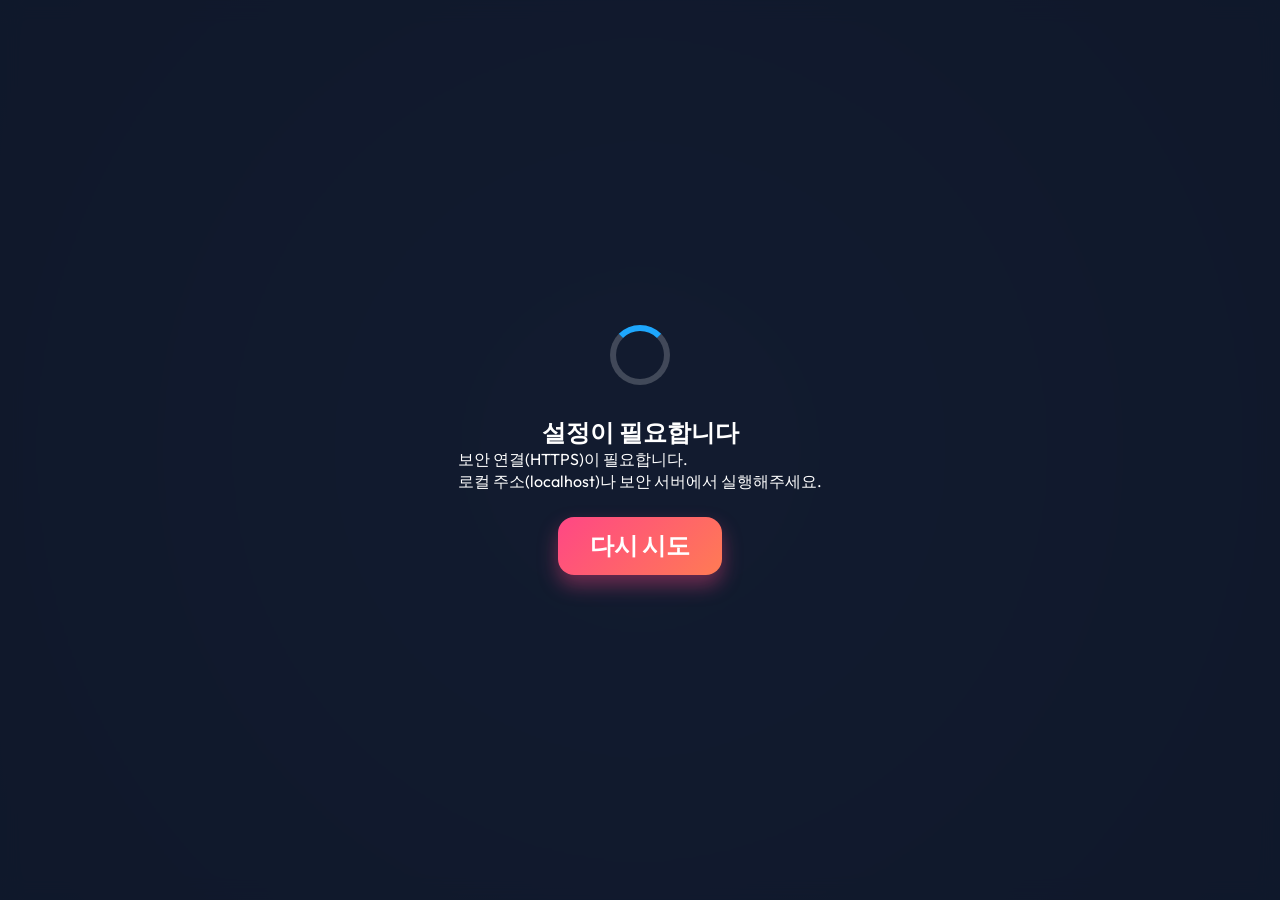
<file: number-pop/index.html>
<!DOCTYPE html>
<html lang="en">
<head>
    <meta charset="UTF-8">
    <meta name="viewport" content="width=device-width, initial-scale=1.0">
    <title>Number Pop! PE Activity</title>
    <link rel="stylesheet" href="style.css">
    <link href="https://fonts.googleapis.com/css2?family=Outfit:wght@400;700;900&display=swap" rel="stylesheet">
    
    <!-- TensorFlow.js dependencies (local files for offline/school network support) -->
    <script src="libs/tf-core.min.js"></script>
    <script src="libs/tf-converter.min.js"></script>
    <script src="libs/tf-backend-webgl.min.js"></script>
    <script src="libs/tf-backend-cpu.min.js"></script>
    <script src="libs/pose-detection.min.js"></script>
</head>
<body>
    <div id="game-container">
        <!-- Hidden Video Element for MediaPipe -->
        <video id="video" playsinline style="display: none;"></video>
        
        <!-- Game Canvas for Characters and UI -->
        <canvas id="game-canvas"></canvas>

        <!-- Loading Overlay -->
        <div id="loading-overlay" class="overlay active">
            <div class="loader"></div>
            <h2>카메라와 AI 모델을 불러오는 중...</h2>
            <p>잠시만 기다려주세요.</p>
            <button id="retry-init-btn" class="action-btn hidden" style="width: auto; padding: 0.8rem 2rem; margin-top: 1.5rem;">다시 시도</button>
        </div>

        <!-- Start Menu Overlay -->
        <div id="start-menu" class="overlay hidden">
            <h1>NUMBER POP!</h1>
            <div class="menu-box">
                <div class="setting-group">
                    <label>색깔 힌트 (다음 숫자 안내)</label>
                    <div class="toggle-group">
                        <button class="toggle-btn active" id="btn-hint-on" data-hint="on">켜기</button>
                        <button class="toggle-btn" id="btn-hint-off" data-hint="off">끄기</button>
                    </div>
                </div>

                <div class="setting-group">
                    <label>초시계 (타이머)</label>
                    <div class="toggle-group">
                        <button class="toggle-btn active" id="btn-timer-on" data-timer="on">켜기</button>
                        <button class="toggle-btn" id="btn-timer-off" data-timer="off">끄기</button>
                    </div>
                </div>
                
                <div class="setting-group">
                    <label>목표 숫자</label>
                    <input type="number" id="target-number" value="10" min="5" max="50">
                </div>

                <button id="start-btn" class="action-btn">게임 준비</button>
            </div>
            <div class="instructions">
                <p>1. 바닥 선을 밟고 뒤로 물러서세요.</p>
                <p>2. 양손을 모아 박수를 치면 게임이 시작됩니다.</p>
                <p>3. 순서대로 숫자를 터치하세요. 발이 선에서 떨어지면 안 됩니다!</p>
            </div>
        </div>

        <!-- In-Game UI Overlay (Timers, Status) -->
        <div id="in-game-ui" class="hidden">
            <div id="player1-ui" class="player-hud">
                <div class="hud-title">Player</div>
                <div class="hud-time" id="p1-time">00:00.00</div>
                <div class="hud-progress" id="p1-progress">0 / 0</div>
                <div class="hud-status" id="p1-status"></div>
            </div>
            
            <div id="center-message" class="hidden">준비...</div>
            <div id="center-warning" class="hidden">발을 떼거나 너무 가까이 오지 마세요!</div>
        </div>

        <!-- Result Overlay -->
        <div id="result-overlay" class="overlay hidden">
            <h1 id="result-title">게임 종료!</h1>
            <div class="result-details" id="result-details">
                <!-- Injected via JS -->
            </div>
            <button id="restart-btn" class="action-btn">다시 하기</button>
        </div>
    </div>

    <script src="script.js"></script>
</body>
</html>
</file>
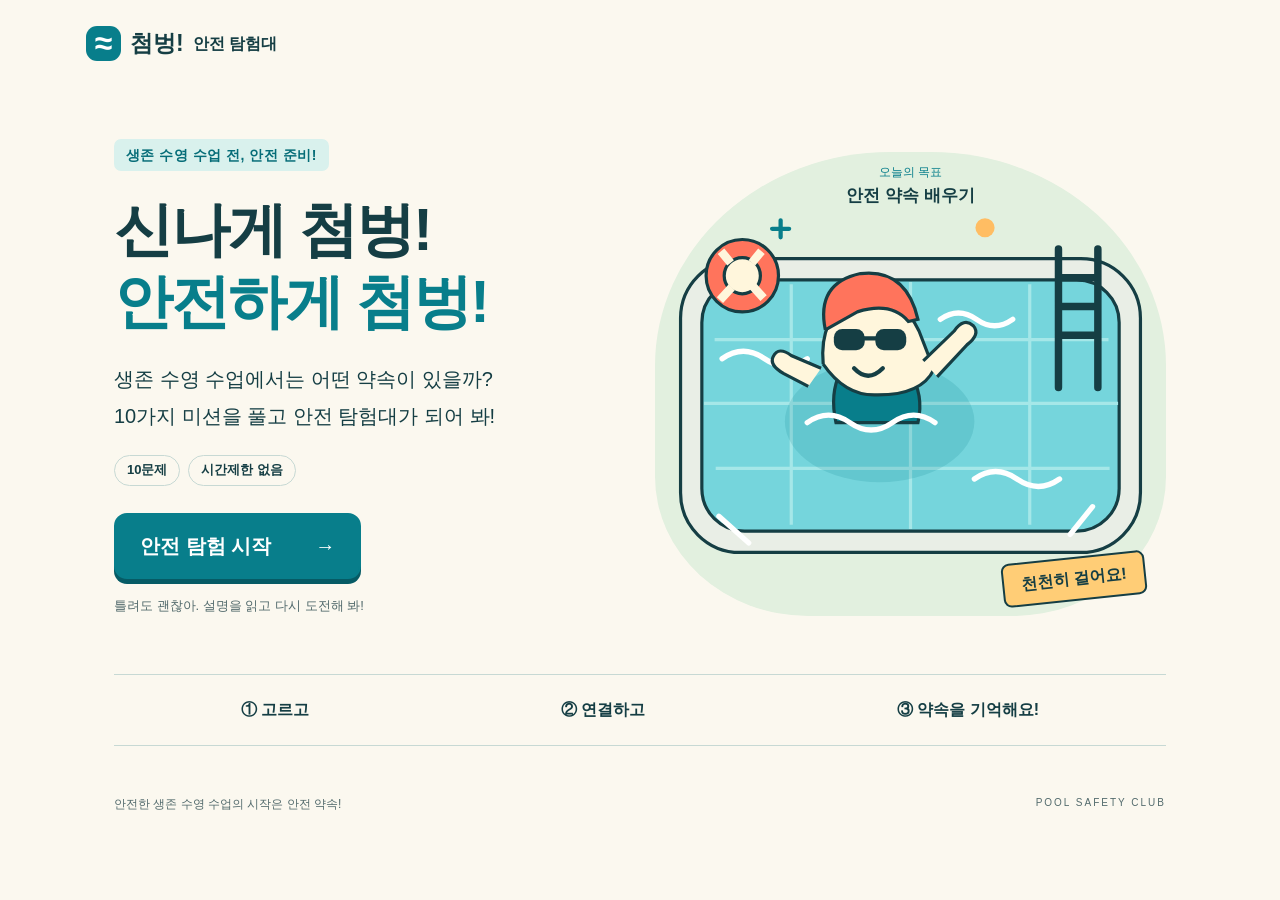
<file: swimming-safety/index.html>
<!doctype html>
<html lang="ko">
<head>
  <meta charset="utf-8">
  <meta name="viewport" content="width=device-width, initial-scale=1">
  <meta name="theme-color" content="#087e8b">
  <link rel="icon" href="data:image/svg+xml,%3Csvg xmlns='http://www.w3.org/2000/svg' viewBox='0 0 64 64'%3E%3Crect width='64' height='64' rx='16' fill='%23087e8b'/%3E%3Ctext x='32' y='47' text-anchor='middle' font-size='52' fill='white'%3E≈%3C/text%3E%3C/svg%3E">
  <title>첨벙! 생존 수영 안전 탐험대</title>
  <link rel="stylesheet" href="style.css">
  <script src="questions.js" defer></script>
  <script src="script.js" defer></script>
</head>
<body>
  <header class="site-header">
    <a class="brand" href="index.html"><span class="brand-icon" aria-hidden="true">≈</span> 첨벙! <span>안전 탐험대</span></a>
  </header>
  <main id="main">
    <section id="welcome" class="welcome" aria-labelledby="welcome-title">
      <div class="welcome-copy">
        <span class="eyebrow">생존 수영 수업 전, 안전 준비!</span>
        <h1 id="welcome-title">신나게 첨벙!<br><span>안전하게 첨벙!</span></h1>
        <p class="intro">생존 수영 수업에서는 어떤 약속이 있을까?<br>10가지 미션을 풀고 안전 탐험대가 되어 봐!</p>
        <div class="welcome-tags"><span>10문제</span><span>시간제한 없음</span></div>
        <button class="primary large" id="start">안전 탐험 시작 <span aria-hidden="true">→</span></button>
        <p class="small-note">틀려도 괜찮아. 설명을 읽고 다시 도전해 봐!</p>
      </div>
      <div class="pool-scene" aria-hidden="true">
        <span class="scene-label">오늘의 목표 <strong>안전 약속 배우기</strong></span>
        <svg class="pool-art" viewBox="0 0 480 400" fill="none">
          <rect x="24" y="72" width="432" height="276" rx="56" fill="#e9eee6" stroke="#153e44" stroke-width="3"/>
          <rect x="44" y="92" width="392" height="236" rx="40" fill="#75d5dc" stroke="#153e44" stroke-width="3"/>
          <path d="M56 148h370M46 208h389M57 269h370M128 96v226M240 94v232M352 96v226" stroke="#a5e7e8" stroke-width="3"/>
          <path d="M63 166q20-14 40 0t40 0M300 279q20-14 40 0t40 0M268 129q17-12 34 0t34 0" stroke="#fff" stroke-width="5" stroke-linecap="round"/>
          <ellipse cx="211" cy="225" rx="89" ry="57" fill="#087e8b" opacity=".16"/>
          <path d="M174 179q-10 20-4 47h77q6-27-8-47" fill="#087e8b" stroke="#153e44" stroke-width="3"/>
          <path d="M143 226q20-14 40 0t40 0t40 0" stroke="#fff" stroke-width="5" stroke-linecap="round"/>
          <path d="M158 171q-4-45 29-61q40-13 61 30l14 36q-12 25-56 24q-28 0-48-29" fill="#fff6dc" stroke="#153e44" stroke-width="3"/>
          <path d="M160 139q-9-44 33-53q43-5 54 43l-9 2q-16-19-48-9l-30 17" fill="#ff745c" stroke="#153e44" stroke-width="3"/>
          <rect x="168" y="138" width="29" height="20" rx="8" fill="#153e44"/>
          <rect x="207" y="138" width="29" height="20" rx="8" fill="#153e44"/>
          <path d="M196 147h12M187 175q13 14 27 0" stroke="#153e44" stroke-width="4" stroke-linecap="round"/>
          <path d="M156 175l-28-12q-12-9-17 1q-4 8 10 16l23 12M252 168l29-28q9-13 18-5q7 8-6 18l-28 30" fill="#fff6dc" stroke="#153e44" stroke-width="3"/>
          <path d="M379 63v130M416 63v130M380 90h35M380 117h35M380 144h35" stroke="#153e44" stroke-width="7" stroke-linecap="round"/>
          <circle cx="82" cy="88" r="34" fill="#ff745c" stroke="#153e44" stroke-width="3"/>
          <circle cx="82" cy="88" r="17" fill="#fff6dc" stroke="#153e44" stroke-width="3"/>
          <path d="M62 65l9 11M100 65L91 76M61 111l11-12M102 109l-10-11" stroke="#fff6dc" stroke-width="8"/>
          <path d="M60 314l28 25M411 305l-21 26" stroke="#fff" stroke-width="5" stroke-linecap="round"/>
          <circle cx="310" cy="43" r="9" fill="#ffbd63"/>
          <path d="M118 36v16M110 44h16M431 359v16M423 367h16" stroke="#087e8b" stroke-width="4" stroke-linecap="round"/>
        </svg>
        <span class="scene-sticker">천천히 걸어요!</span>
      </div>
      <div class="mission-strip"><span>① 고르고</span><span>② 연결하고</span><span>③ 약속을 기억해요!</span></div>
    </section>
    <section id="quiz" class="quiz" hidden aria-labelledby="question-title">
      <div class="quiz-top"><span id="progress-label"></span><span id="score-label"></span></div>
      <div class="progress-track" role="progressbar" aria-label="문제 진행" aria-valuemin="0" aria-valuemax="10" aria-valuenow="0"><div id="progress-fill"></div></div>
      <div class="question-card">
        <div class="question-heading"><span id="question-type" class="eyebrow"></span><span id="question-number" class="question-number"></span></div>
        <div id="question-scene" class="question-scene" aria-hidden="true"></div>
        <h2 id="question-title" tabindex="-1"></h2>
        <p id="question-instruction" class="instruction"></p>
        <div id="answers"></div>
        <div id="feedback" class="feedback" role="status" aria-live="polite" hidden></div>
        <div class="question-footer"><button id="reset-answer" class="text-button">선택 지우기</button><button id="check" class="primary">답 확인하기</button><button id="next" class="primary" hidden>다음 미션 →</button></div>
      </div>
      <p class="quiz-note">잘 생각해 봐! 속도보다 안전 약속이 중요해.</p>
    </section>
    <section id="result" class="result" hidden aria-labelledby="result-title"></section>
  </main>
  <footer class="site-footer">안전한 생존 수영 수업의 시작은 안전 약속! <span>POOL SAFETY CLUB</span></footer>
</body>
</html>
</file>
<file: number-pop/style.css>
:root {
    --primary: #FF4785;
    --secondary: #1EA7FD;
    --accent: #FFAE00;
    --success: #20D68A;
    --warning: #FF5A5F;
    --bg-dark: #1F2937;
    --text-light: #FFFFFF;
    --font-main: 'Outfit', sans-serif;
    --glass-bg: rgba(255, 255, 255, 0.1);
    --glass-border: rgba(255, 255, 255, 0.2);
}

* {
    box-sizing: border-box;
    margin: 0;
    padding: 0;
}

body {
    margin: 0;
    overflow: hidden;
    background-color: var(--bg-dark);
    font-family: var(--font-main);
    color: var(--text-light);
    user-select: none;
}

#game-container {
    position: relative;
    width: 100vw;
    height: 100vh;
    display: flex;
    justify-content: center;
    align-items: center;
    background: radial-gradient(circle at center, #2b3a55 0%, #1a2235 100%);
}

#game-canvas {
    position: absolute;
    top: 0;
    left: 0;
    width: 100%;
    height: 100%;
    z-index: 1;
}

/* Overlays */
.overlay {
    position: absolute;
    top: 0;
    left: 0;
    width: 100%;
    height: 100%;
    background: rgba(15, 23, 42, 0.85);
    backdrop-filter: blur(10px);
    z-index: 10;
    display: flex;
    flex-direction: column;
    justify-content: center;
    align-items: center;
    transition: opacity 0.5s ease;
}

.overlay.hidden {
    opacity: 0;
    pointer-events: none;
}

/* UI Elements */
h1 {
    font-size: 5rem;
    font-weight: 900;
    background: linear-gradient(135deg, var(--primary), var(--accent));
    -webkit-background-clip: text;
    background-clip: text;
    -webkit-text-fill-color: transparent;
    margin-bottom: 2rem;
    text-shadow: 0 10px 20px rgba(0,0,0,0.3);
}

.menu-box {
    background: var(--glass-bg);
    border: 1px solid var(--glass-border);
    border-radius: 24px;
    padding: 3rem;
    width: 90%;
    max-width: 500px;
    box-shadow: 0 25px 50px -12px rgba(0,0,0,0.5);
}

.setting-group {
    margin-bottom: 2rem;
}

.setting-group label {
    display: block;
    font-size: 1.2rem;
    font-weight: 700;
    margin-bottom: 0.8rem;
    color: #cbd5e1;
}

.toggle-group {
    display: flex;
    gap: 1rem;
}

.toggle-btn {
    flex: 1;
    padding: 1rem;
    border: 2px solid var(--glass-border);
    background: rgba(255,255,255,0.05);
    color: white;
    border-radius: 12px;
    font-family: inherit;
    font-size: 1.1rem;
    font-weight: 600;
    cursor: pointer;
    transition: all 0.2s;
}

.toggle-btn.active {
    background: var(--secondary);
    border-color: var(--secondary);
    box-shadow: 0 0 15px rgba(30, 167, 253, 0.5);
}

input[type="number"] {
    width: 100%;
    padding: 1rem;
    border-radius: 12px;
    border: 2px solid var(--glass-border);
    background: rgba(0,0,0,0.3);
    color: white;
    font-size: 1.5rem;
    font-family: inherit;
    text-align: center;
    font-weight: 700;
}

input[type="number"]:focus {
    outline: none;
    border-color: var(--primary);
}

.action-btn {
    width: 100%;
    padding: 1.2rem;
    border: none;
    border-radius: 16px;
    background: linear-gradient(135deg, var(--primary), #FF7B54);
    color: white;
    font-size: 1.5rem;
    font-weight: 900;
    font-family: inherit;
    cursor: pointer;
    box-shadow: 0 10px 20px rgba(255, 71, 133, 0.4);
    transition: transform 0.1s, box-shadow 0.1s;
    margin-top: 1rem;
}

.action-btn:active {
    transform: scale(0.95);
    box-shadow: 0 5px 10px rgba(255, 71, 133, 0.4);
}

.instructions {
    margin-top: 2rem;
    text-align: center;
    color: #94a3b8;
    font-size: 1.1rem;
    line-height: 1.6;
}

/* In-Game HUD */
#in-game-ui {
    position: absolute;
    top: 0;
    left: 0;
    width: 100%;
    height: 100%;
    pointer-events: none;
    z-index: 5;
    display: flex;
    justify-content: space-between;
    padding: 2rem;
}

#in-game-ui.hidden {
    display: none;
}

.player-hud {
    background: transparent;
    border: none;
    padding: 1.5rem 2rem;
    min-width: 250px;
    box-shadow: none;
    transition: transform 0.3s;
}

#player1-ui {
    border-left: none;
}

.player-hud.hidden {
    display: none;
}

.hud-title {
    font-size: 1.2rem;
    font-weight: 700;
    color: #cbd5e1;
    margin-bottom: 0.5rem;
}

.hud-time {
    font-size: 3rem;
    font-weight: 900;
    font-variant-numeric: tabular-nums;
    text-shadow: 0 2px 10px rgba(0,0,0,0.5);
}

.hud-progress {
    font-size: 1.5rem;
    font-weight: 700;
    color: var(--success);
    margin-top: 0.5rem;
}

#center-warning {
    position: absolute;
    top: 50%;
    left: 50%;
    transform: translate(-50%, -50%);
    font-size: 4rem;
    font-weight: 900;
    color: white;
    text-align: center;
    text-shadow: 0 10px 30px rgba(0,0,0,0.5);
    background: rgba(255, 90, 95, 0.9);
    padding: 2rem 4rem;
    border-radius: 30px;
    backdrop-filter: blur(10px);
    z-index: 20;
    animation: pulse 1s infinite alternate;
    width: 80%;
}

#center-warning.hidden {
    display: none;
}

.hud-status {
    margin-top: 0.5rem;
    font-size: 1.2rem;
    font-weight: bold;
    color: var(--accent);
}

#center-message {
    position: absolute;
    top: 50%;
    left: 50%;
    transform: translate(-50%, -50%);
    font-size: 5rem;
    font-weight: 900;
    color: white;
    text-shadow: 0 10px 30px rgba(0,0,0,0.5);
    background: rgba(0,0,0,0.5);
    padding: 2rem 4rem;
    border-radius: 30px;
    backdrop-filter: blur(10px);
}

#center-message.hidden {
    display: none;
}

/* Loader */
.loader {
    width: 60px;
    height: 60px;
    border: 6px solid var(--glass-border);
    border-top-color: var(--secondary);
    border-radius: 50%;
    animation: spin 1s linear infinite;
    margin-bottom: 2rem;
}

@keyframes spin {
    to { transform: rotate(360deg); }
}

@keyframes pulse {
    from { transform: translate(-50%, -50%) scale(1); box-shadow: 0 0 10px var(--warning); }
    to { transform: translate(-50%, -50%) scale(1.05); box-shadow: 0 0 20px var(--warning); }
}

/* Result specific */
.result-details {
    font-size: 2rem;
    margin-bottom: 2rem;
    text-align: center;
    line-height: 1.5;
}
</file>
<file: swimming-safety/style.css>
:root{--ink:#153e44;--teal:#087e8b;--aqua:#d9f1ed;--cream:#fbf8ef;--coral:#ed644e;--yellow:#ffcd76;--line:#c7d9d4;--muted:#526a6c;--white:#fff;--shadow:0 8px 0 #153e440c}
*{box-sizing:border-box}body{margin:0;background:var(--cream);color:var(--ink);font-family:ui-rounded,"Apple SD Gothic Neo","Malgun Gothic",sans-serif;line-height:1.6}button,a{-webkit-tap-highlight-color:transparent}button{font:inherit;cursor:pointer}button:disabled{cursor:default}button:focus-visible,a:focus-visible{outline:3px solid var(--coral);outline-offset:4px}button{transition:background .15s,transform .15s}button:active:not(:disabled){transform:translateY(2px)}[hidden]{display:none!important}a{color:var(--teal)}.site-header{max-width:1180px;margin:auto;padding:25px 36px;display:flex;align-items:center;justify-content:space-between;gap:16px}.brand{display:flex;align-items:center;gap:9px;text-decoration:none;color:var(--ink);font-weight:900;font-size:23px}.brand span:last-child{font-size:16px;font-weight:700}.brand-icon{display:inline-grid;place-items:center;background:var(--teal);color:white;width:35px;height:35px;border-radius:11px;font-size:32px;line-height:1}.text-button{border:0;background:transparent;color:var(--muted);font-weight:700;padding:10px 12px;text-decoration:underline;text-underline-offset:5px}.text-button:hover{color:var(--teal)}main{max-width:1108px;margin:0 auto;padding:20px 28px 36px}.welcome{display:grid;grid-template-columns:1fr 1fr;gap:20px 30px;align-items:center;padding-top:32px}.eyebrow{font-size:14px;font-weight:800;letter-spacing:.035em;display:inline-block;background:var(--aqua);padding:5px 12px;border-radius:7px;color:#066d78}h1{font-size:clamp(38px,4.6vw,59px);line-height:1.22;letter-spacing:-2px;margin:23px 0}h1 span{color:var(--teal)}.intro{font-size:20px;line-height:1.85;margin-bottom:20px}.welcome-tags{display:flex;gap:8px;flex-wrap:wrap;margin:20px 0 27px}.welcome-tags span{border:1px solid var(--line);border-radius:30px;padding:4px 12px;font-size:13px;font-weight:700}.primary,.secondary{border:2px solid var(--teal);background:var(--teal);color:white;padding:12px 25px;border-radius:13px;font-weight:800;min-height:48px}.primary:hover{background:#056572;border-color:#056572}.primary:disabled{background:#ccdcd8;border-color:#ccdcd8;color:#5b7174}.secondary{color:var(--teal);background:white}.secondary:hover{background:var(--aqua)}.large{font-size:20px;display:inline-flex;align-items:center;gap:44px;padding:15px 24px;box-shadow:0 5px 0 #065b65}.small-note{font-size:13px;color:var(--muted);margin-top:17px}.pool-scene{position:relative;aspect-ratio:1.1;background:#e2f0df;border-radius:46% 46% 30% 30%;padding:30px 0 4px}.pool-art{width:100%;display:block}.scene-label{position:absolute;top:11px;left:50%;transform:translateX(-50%);text-align:center;font-size:12px;white-space:nowrap;color:var(--teal)}.scene-label strong{display:block;font-size:17px;color:var(--ink)}.scene-sticker{position:absolute;bottom:16px;right:20px;background:var(--yellow);border:2px solid var(--ink);padding:7px 17px;border-radius:8px;transform:rotate(-6deg);font-size:16px;font-weight:800}.mission-strip{grid-column:1/-1;display:flex;justify-content:space-around;gap:18px;border-top:1px solid var(--line);border-bottom:1px solid var(--line);padding:22px 10px;margin-top:25px;font-size:16px;font-weight:700}.site-footer{max-width:1108px;margin:auto;padding:13px 28px 25px;display:flex;justify-content:space-between;gap:10px;font-size:12px;color:var(--muted)}.site-footer span{font-size:10px;letter-spacing:2px}.quiz{max-width:820px;margin:auto}.quiz-top{display:flex;justify-content:space-between;gap:12px;font-size:15px;font-weight:800}.progress-track{height:9px;background:#e1e8df;border-radius:9px;margin:13px 0 22px;overflow:hidden}.progress-track>div{height:100%;background:var(--teal);border-radius:9px;transition:width .3s}.question-card{background:white;border:1px solid var(--line);border-radius:26px;padding:30px 35px;box-shadow:var(--shadow)}.question-heading{display:flex;justify-content:space-between;align-items:center}.question-number{font-size:14px;font-weight:800;color:var(--muted)}.question-scene{display:flex;align-items:center;gap:16px;padding:16px 20px;background:#f9f6ec;border-radius:14px;margin-top:22px;font-size:16px}.question-scene span:first-child{font-size:39px;line-height:1.3}.question-card h2{font-size:26px;line-height:1.5;letter-spacing:-.8px;margin:22px 0 8px;outline:none}.instruction{font-size:15px;color:var(--muted);margin:0 0 23px}.options{display:grid;gap:11px}.option{display:flex;align-items:center;gap:13px;text-align:left;width:100%;border:2px solid #dce6e1;border-radius:13px;background:white;color:var(--ink);padding:15px 18px;min-height:60px;font-size:18px;font-weight:600}.option:hover:not(:disabled){border-color:var(--teal);background:#f1faf7}.option.selected{background:#e6f5ef;border-color:var(--teal)}.option .marker{width:29px;height:29px;flex-shrink:0;display:grid;place-items:center;background:#f0f3ed;border-radius:50%;font-size:14px;color:var(--muted);font-weight:800}.selected .marker{background:var(--teal);color:white}.ox-options{grid-template-columns:1fr 1fr}.ox-options .option{justify-content:center;padding:28px 10px;font-size:25px}.ox-options .marker{display:none}.question-footer{display:flex;align-items:center;justify-content:space-between;gap:10px;border-top:1px solid #e5ece7;margin-top:26px;padding-top:21px}.quiz-note{text-align:center;color:var(--muted);font-size:13px;margin:20px 0}.feedback{padding:17px 20px;border-radius:13px;margin-top:22px;background:#e6f5ef;border:1px solid #a5d7c1}.feedback strong{font-size:18px;display:block}.feedback p{margin:7px 0 0}.feedback.wrong{background:#fff4e5;border-color:#f0c993}.feedback.notice{background:#f4f6ef;border-color:var(--line)}.word-sentence{font-size:21px;line-height:2.8;background:#f5f9f5;border:1px solid #dae8df;border-radius:15px;padding:20px;white-space:pre-line}.blank{display:inline-block;min-width:98px;border:2px dashed var(--teal);border-radius:9px;padding:0 10px;background:white;color:var(--teal);font-weight:800;line-height:2;margin:0 5px}.blank.active{border-style:solid;background:var(--aqua);outline:2px solid #087e8b22;outline-offset:3px}.word-bank{display:flex;gap:10px;flex-wrap:wrap;margin-top:18px}.word-bank button{font-size:19px;min-width:90px;border:2px solid var(--line);border-radius:11px;background:white;color:var(--ink);padding:10px 20px;font-weight:700}.word-bank button:hover:not(:disabled){border-color:var(--teal)}.bank-label{font-size:13px;color:var(--muted);margin:16px 0 -10px}.match-area{position:relative;display:grid;grid-template-columns:1fr 1fr;gap:88px}.match-column{display:grid;gap:15px;position:relative;z-index:1}.match-item{position:relative;border:2px solid var(--line);border-radius:13px;padding:14px 12px;background:white;min-height:74px;font-size:16px;font-weight:700;color:var(--ink);width:100%}.match-item.active{background:var(--aqua);border-color:var(--teal)}.match-item.linked{border-color:var(--teal)}.match-item::after{content:"";position:absolute;width:10px;height:10px;background:var(--teal);border:3px solid white;border-radius:50%;top:calc(50% - 8px)}.match-column:first-of-type .match-item::after{right:-10px}.match-column:last-of-type .match-item::after{left:-10px}.match-lines{position:absolute;inset:0;width:100%;height:100%;pointer-events:none;z-index:0}.match-caption{display:flex;justify-content:space-between;font-size:13px;color:var(--muted);font-weight:700;margin-bottom:10px}.connection-list{font-size:13px;color:var(--teal);margin:15px 0 0;min-height:20px}.order-slots{display:grid;gap:8px;margin-bottom:20px}.order-slot{border:1px dashed var(--line);border-radius:10px;min-height:48px;padding:9px 14px;display:flex;gap:12px;align-items:center;background:#f6f9f5}.order-slot b{font-size:14px;color:var(--teal)}.order-slot span{color:var(--muted)}.sort-row{padding:15px 0;border-bottom:1px solid #e1e9e3}.sort-row:first-child{padding-top:0}.sort-row p{margin:0 0 12px;font-size:18px;font-weight:700}.sort-options{display:flex;gap:10px}.sort-options button{background:white;color:var(--ink);border:2px solid var(--line);padding:8px 18px;border-radius:10px;font-weight:700;min-height:46px}.sort-options .selected{border-color:var(--teal);background:var(--aqua)}.result{max-width:820px;margin:auto;text-align:center}.result-hero{background:#e2f0df;border:1px solid #c5dbc8;border-radius:26px;padding:30px}.result-icon{font-size:60px}.result h1{font-size:35px;margin:10px 0}.result-score{font-size:20px}.result-score strong{font-size:44px;color:var(--teal)}.result-actions{display:flex;justify-content:center;gap:12px;flex-wrap:wrap;margin:22px 0 8px}.review-list{margin-top:24px;text-align:left}.review-list h2{font-size:21px}.review-item{padding:17px 19px;border:1px solid var(--line);border-radius:13px;background:white;margin-bottom:10px}.review-item summary{cursor:pointer;display:flex;gap:12px;align-items:flex-start;font-weight:700;list-style:none}.review-item summary::after{content:'+';margin-left:auto;color:var(--teal)}.review-item[open] summary::after{content:'−'}.review-item p{font-size:15px;margin-bottom:0}.review-badge{font-size:12px;border-radius:5px;padding:2px 7px;white-space:nowrap;background:var(--aqua);color:var(--teal)}.review-badge.retry{background:#fff0d3;color:#815615}@media(max-width:760px){.site-header{padding:20px}.brand{font-size:20px}.brand span:last-child{font-size:13px}main{padding:7px 18px 22px}.welcome{padding-top:10px;gap:15px;grid-template-columns:1fr}.welcome-copy{text-align:center}.welcome-tags{justify-content:center}h1{font-size:43px}.intro{font-size:17px}.pool-scene{max-width:420px;width:100%;margin:14px auto 0;aspect-ratio:1.35;padding-top:20px}.pool-art{max-height:310px}.scene-label{top:0}.scene-label strong{font-size:14px}.scene-sticker{font-size:13px;bottom:0}.mission-strip{font-size:13px;gap:10px;padding:18px 0;margin-top:15px}.site-footer{padding:12px 20px 22px;font-size:11px}.site-footer span{display:none}.question-card{padding:21px 20px;border-radius:19px}.question-card h2{font-size:22px}.question-scene{padding:12px;font-size:14px;gap:10px}.question-scene span:first-child{font-size:31px}.option{font-size:16px;padding:13px 12px}.match-area{gap:40px}.match-item{font-size:14px;padding:10px 6px;min-height:83px}.word-sentence{font-size:18px;padding:15px 12px}.blank{min-width:82px}.question-footer .primary{padding:12px 18px}.question-footer .text-button{padding:8px 0;font-size:13px}.instruction{font-size:14px}.result-hero{padding:24px 18px}.result h1{font-size:28px}.result-score{font-size:17px}.sort-row p{font-size:16px}}
@media(prefers-reduced-motion:reduce){*{transition:none!important;scroll-behavior:auto!important}}
</file>
